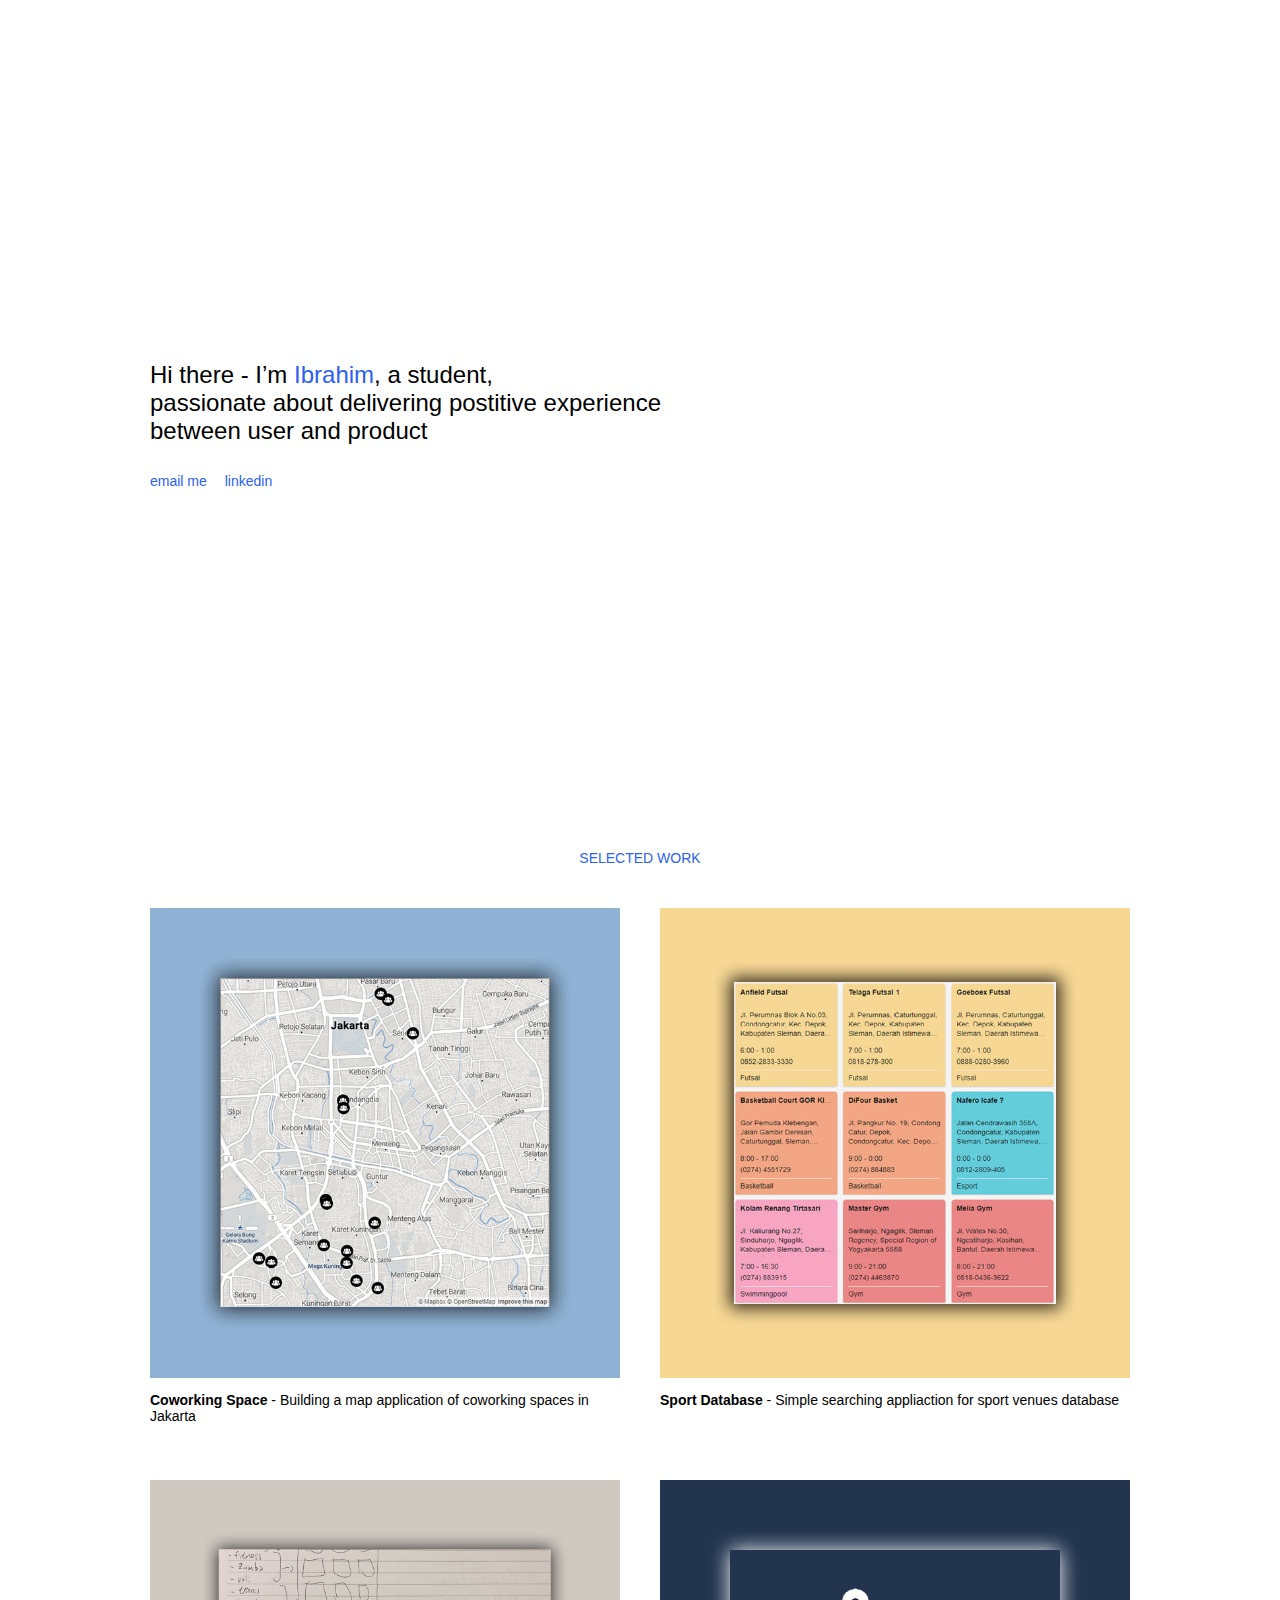
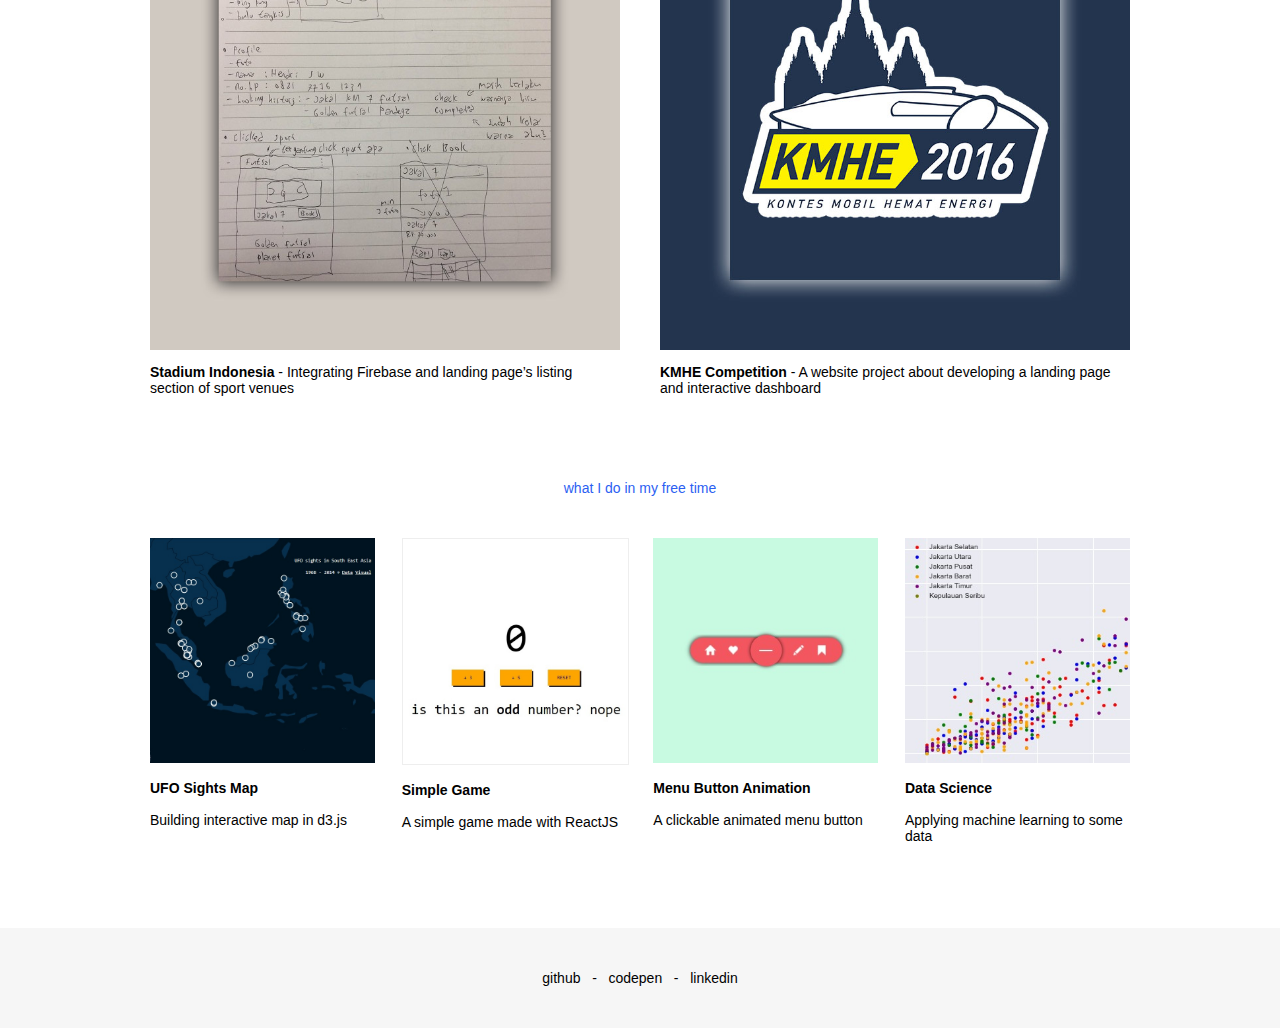
<file: index.html>
<!DOCTYPE html>
<html>
<head>
	<title>Ibrahim</title>
	<meta name="viewport" content="width=device-width, initial-scale=1.0">
	<link rel="apple-touch-icon" sizes="180x180" href="favicon/apple-touch-icon.png">
	<link rel="icon" type="image/png" sizes="32x32" href="favicon/favicon-32x32.png">
	<link rel="icon" type="image/png" sizes="16x16" href="favicon/favicon-16x16.png">
	<link rel="manifest" href="favicon/site.webmanifest">
	<link rel="mask-icon" href="favicon/safari-pinned-tab.svg" color="#5bbad5">
	<meta name="msapplication-TileColor" content="#da532c">
	<meta name="theme-color" content="#ffffff">
	<link rel="stylesheet" type="text/css" href="style/style.css">
</head>
<body>
	<div id="root">
		<div id="container">
			<div id="header">
				<div id="headerText">
					<p>
						Hi there - I’m <span>Ibrahim</span>, a student, <br/> passionate about delivering postitive experience between user and product
					</p>
					<p>
						<a href="mailto:amn.ibrahim3@gmail.com">email me</a>
						<a href="https://www.linkedin.com/in/muhammad-amien-ibrahim-64557438/" target="_blank">linkedin</a>
					</p>
				</div>
			</div>
			<div id="main">
				<p id="mainText">SELECTED WORK</p>
				<div id="mainGallery">
					<div class="rows">
						
						<div class="cells">
							<div>
								<a href="./pages/mapbox.html">
									<img src="img/thumbnail/ux-mapbox.jpg">
								</a>
							</div>
							<p><b>Coworking Space</b> - Building a map application of coworking spaces in Jakarta</p>
						</div>

						<div class="cells">
							<div>
								<a href="./pages/sport.html">
									<img src="img/thumbnail/ux-sport.jpg">
								</a>
							</div>
							<p><b>Sport Database</b> - Simple searching appliaction for sport venues database</p>
						</div>
					</div>
					<div class="rows">
						<div class="cells">
							<div>
								<a href="./pages/stadium.html">
									<img src="img/thumbnail/ux-stadium.jpg">
								</a>
							</div>
							<p><b>Stadium Indonesia</b> - Integrating Firebase and landing page’s listing section of sport venues</p>
						</div>
						<div class="cells">
							<div>
								<a href="./pages/kmhe.html">
									<img src="img/thumbnail/ux-kmhe.jpg">
								</a>
							</div>
							<p><b>KMHE Competition</b> - A website project about developing a landing page and interactive dashboard</p>
						</div>
					</div>
				</div>
				<p id="mainTextAddition">what I do in my free time</p>
				<div id="mainGalleryAddition">
					<div class="rows">
						<div class="cells">
							<a href="https://codepen.io/baem/pen/qKgRpo" target="_blank">
								<img src="img/thumbnail/ux-ufo.jpg">
							</a>
							<p><b>UFO Sights Map</b> <br><br> Building interactive map in d3.js</p>
						</div>
						<div class="cells">
							<a href="https://codepen.io/baem/pen/VNKKyY" target="_blank">
								<img src="img/thumbnail/ux-reactgame.jpg" id="bordered">
							</a>
							<p><b>Simple Game</b> <br><br> A simple game made with ReactJS</p>
						</div>
						<div class="cells">
							<a href="https://codepen.io/baem/pen/pRRopo" target="_blank">
								<img src="img/thumbnail/ux-animated.jpg">
							</a>
							<p><b>Menu Button Animation</b> <br><br> A clickable animated menu button</p>
						</div>
						<div class="cells">
							<a href="https://github.com/amnibrahim/Machine-Learning" target="_blank">
								<img src="img/thumbnail/ux-ds.jpg">
							</a>
							<p><b>Data Science</b> <br><br> Applying machine learning to some data</p>
						</div>
					</div>
				</div>
			</div>
		</div>
	</div>
	<div id="footer">
		<p>
			<a href="https://github.com/amnibrahim" target="_blank">github</a>
			&nbsp; - &nbsp;
			<a href="http://codepen.io/baem/" target="_blank">codepen</a>
			&nbsp; - &nbsp;
			<a href="https://www.linkedin.com/in/muhammad-amien-ibrahim-64557438/" target="_blank">linkedin</a>
		</p>
	</div>
</body>
</html>
</file>
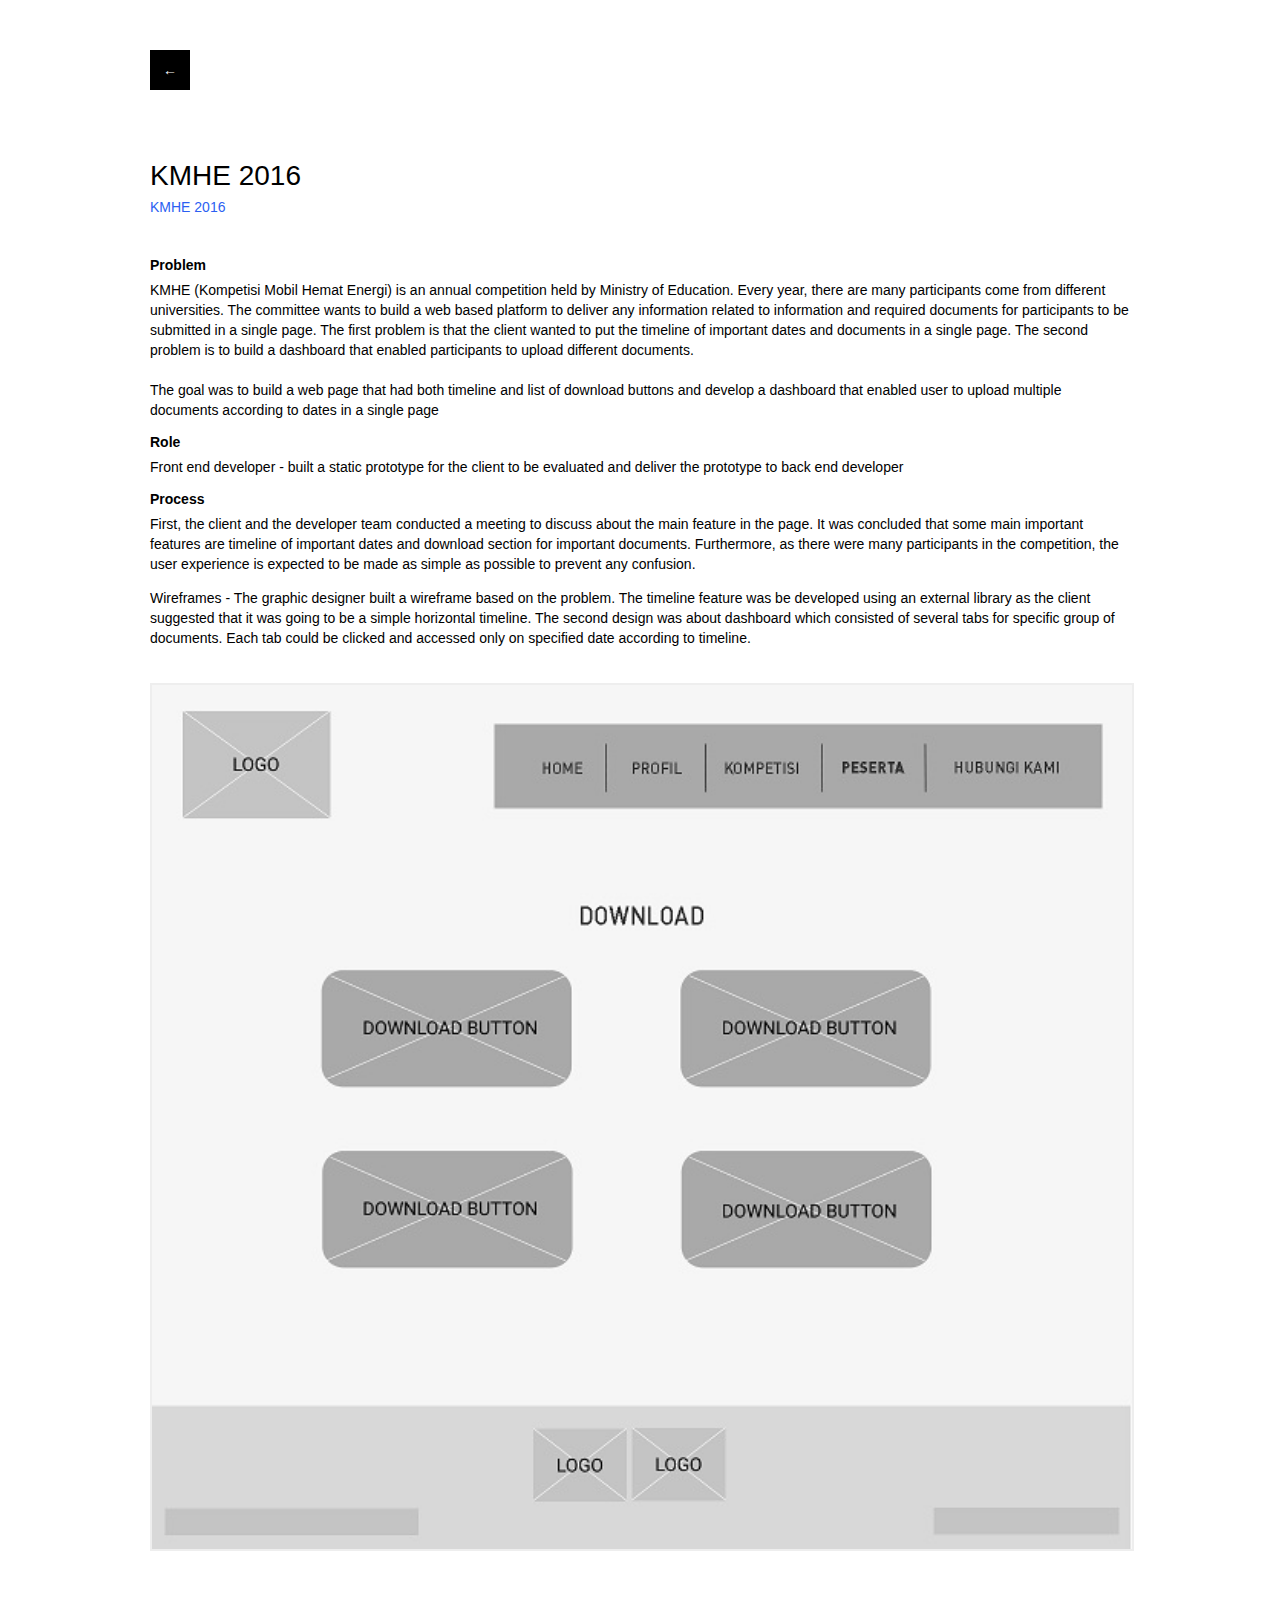
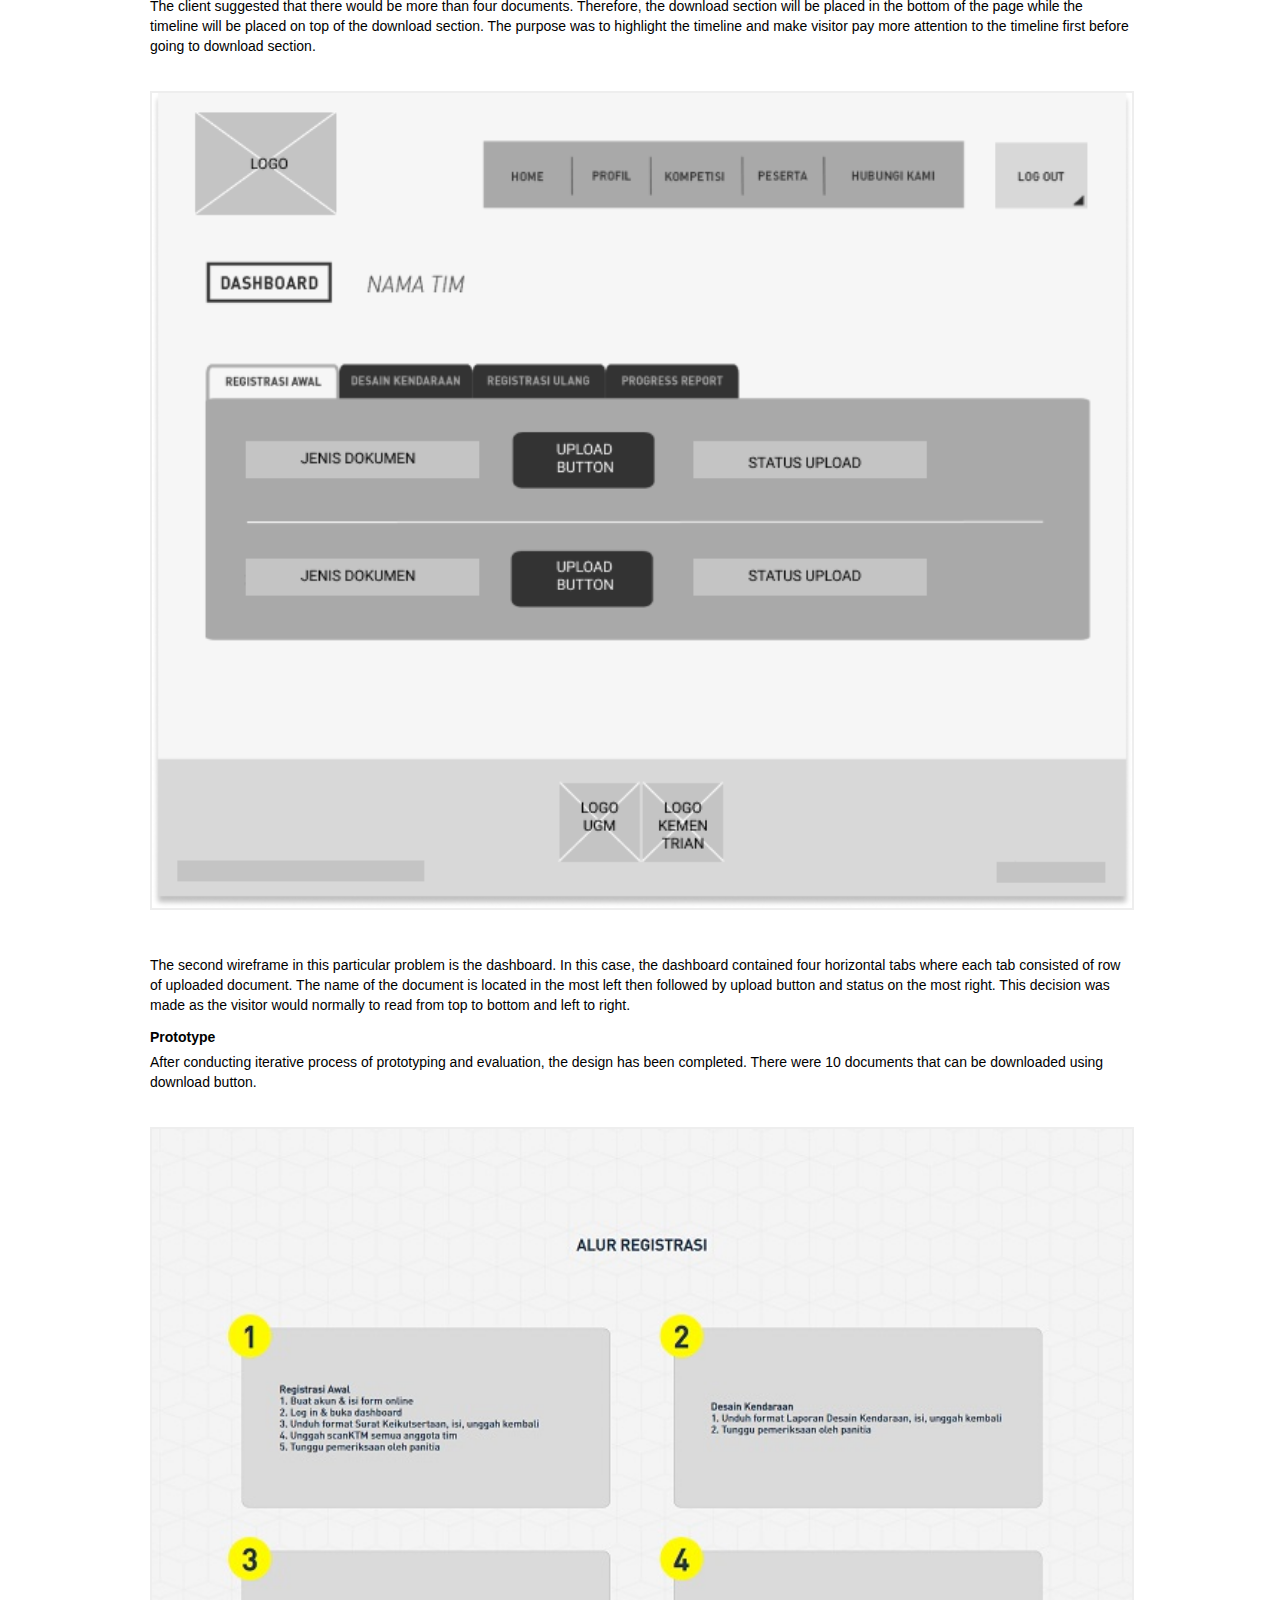
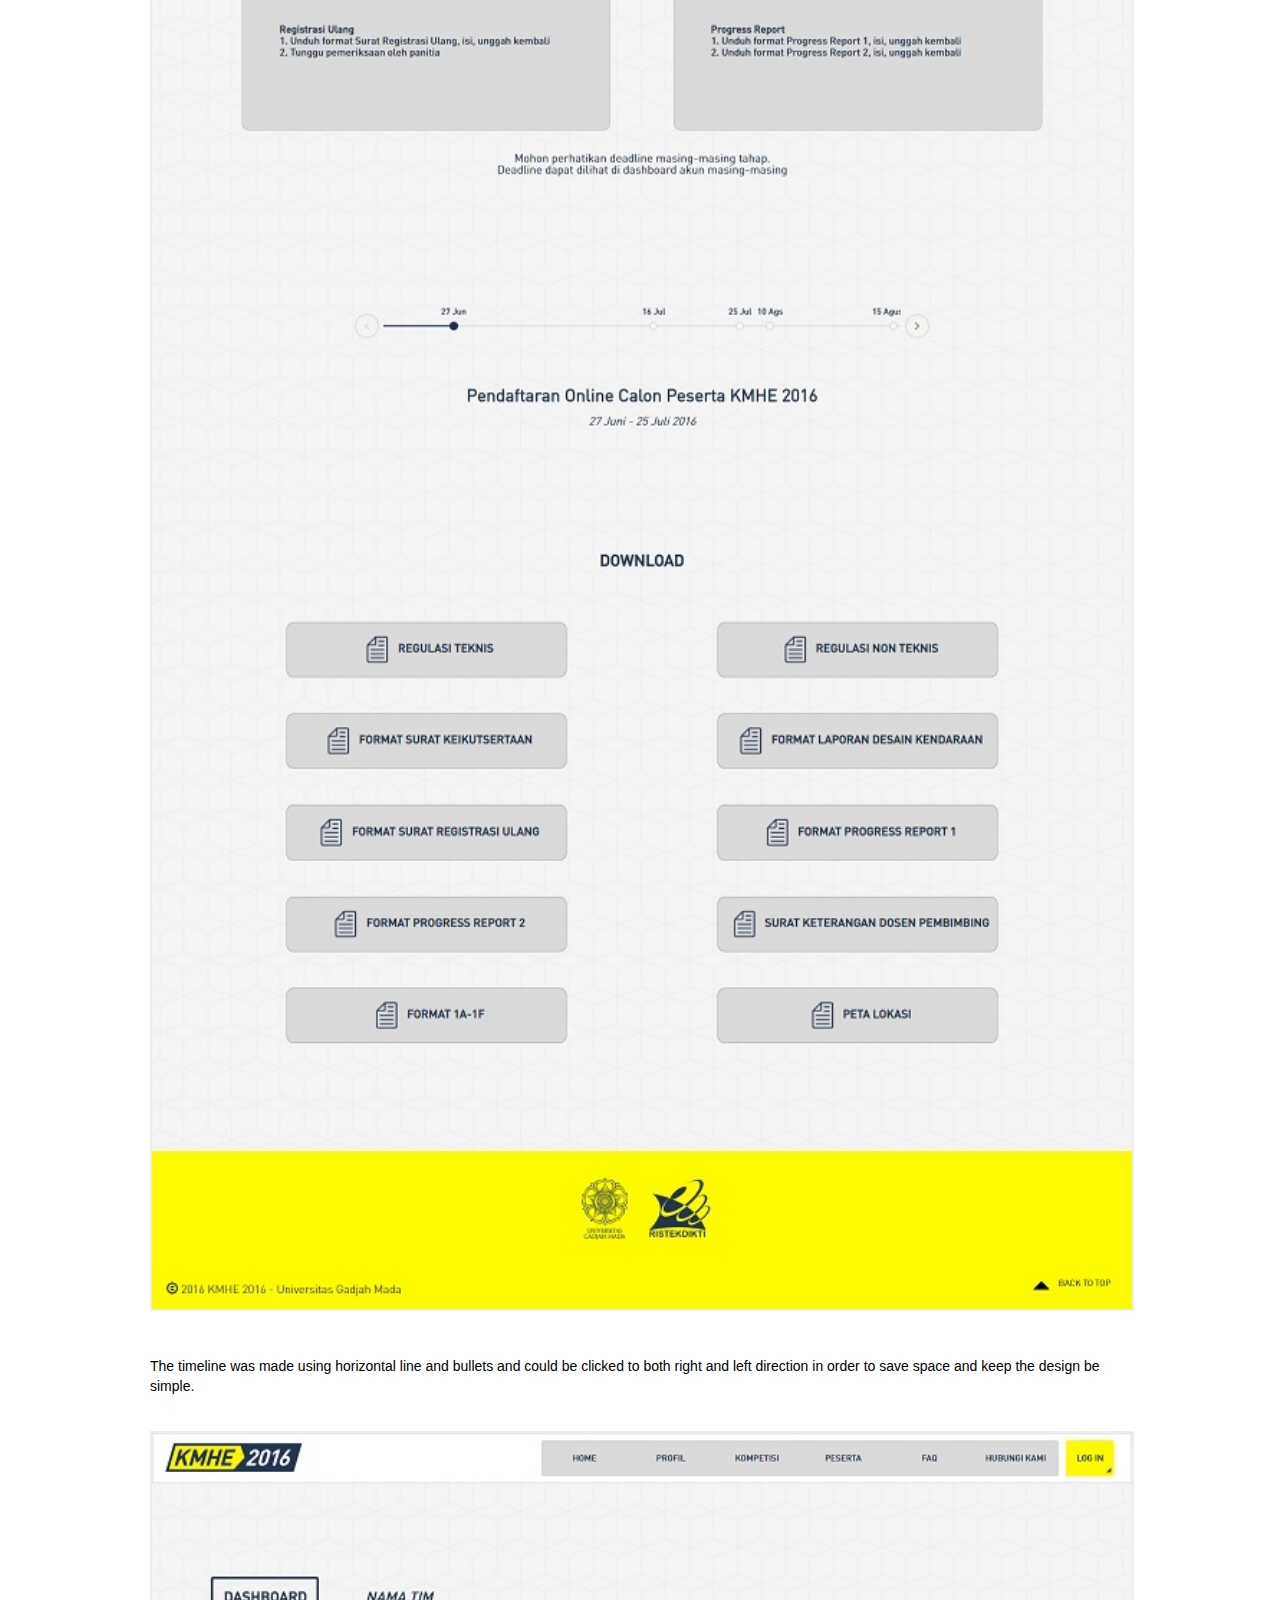
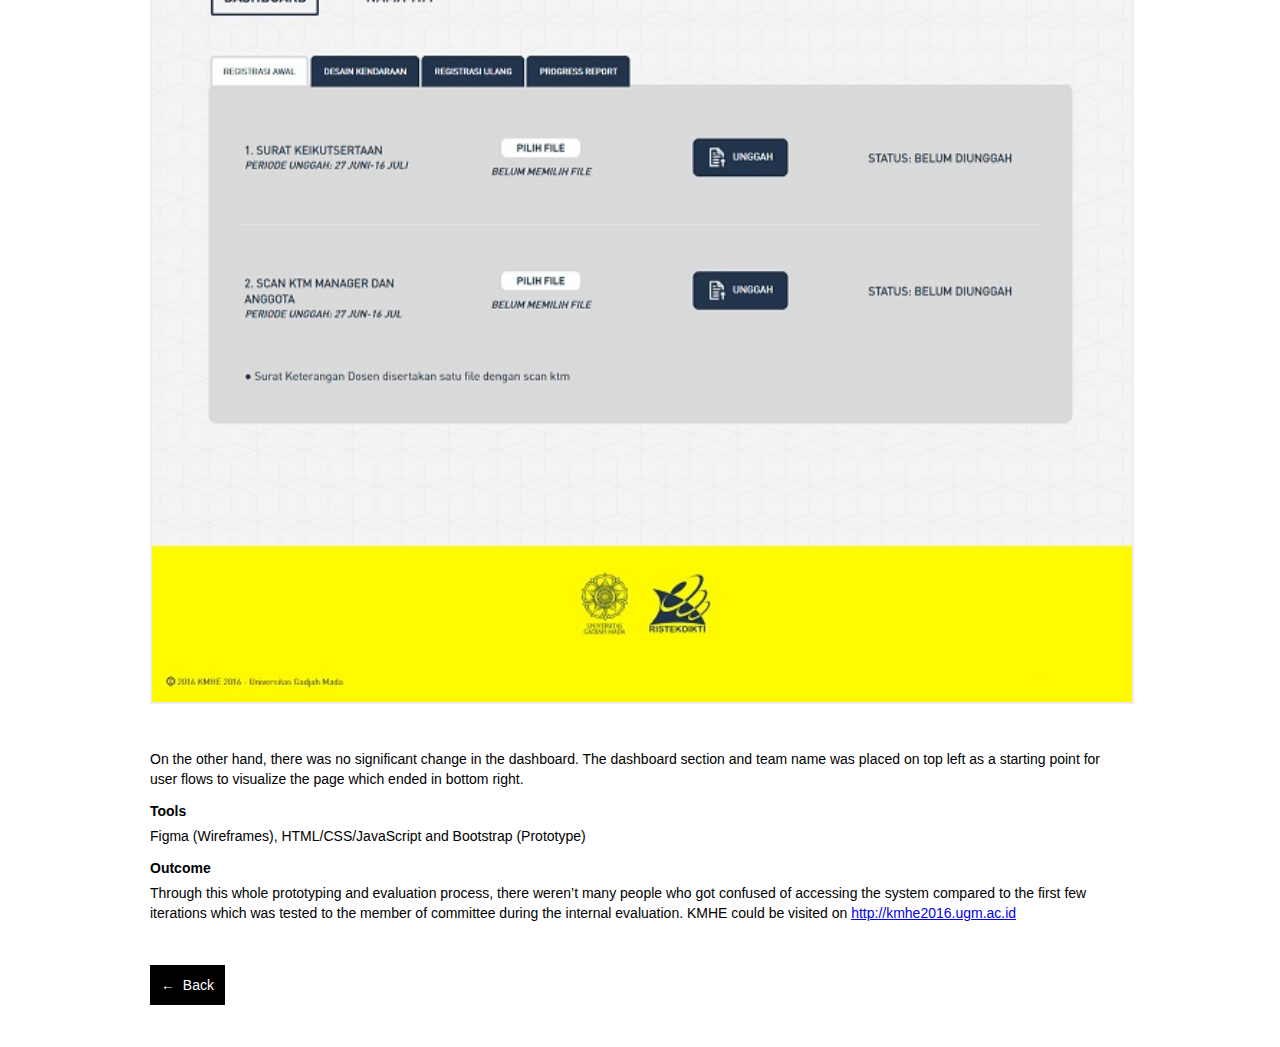
<file: pages/kmhe.html>
<!DOCTYPE html>
<html>
<head>
	<title>Ibrahim</title>
	<meta name="viewport" content="width=device-width, initial-scale=1.0">
	<meta name="viewport" content="width=device-width, initial-scale=1.0">
	<link rel="apple-touch-icon" sizes="180x180" href="favicon/apple-touch-icon.png">
	<link rel="icon" type="image/png" sizes="32x32" href="../favicon/favicon-32x32.png">
	<link rel="icon" type="image/png" sizes="16x16" href="../favicon/favicon-16x16.png">
	<link rel="manifest" href="../favicon/site.webmanifest">
	<link rel="mask-icon" href="../favicon/safari-pinned-tab.svg" color="#5bbad5">
	<meta name="msapplication-TileColor" content="#da532c">
	<meta name="theme-color" content="#ffffff">
	<link rel="stylesheet" type="text/css" href="../style/blog.css">
</head>
<body>
	<div id="root">
		<div id="container">
			<div class="homeButton">
				<a href="../index.html">
					<div>&#8592;</div>
				</a>
			</div>
			<p id="titleBlog">KMHE 2016</p>
			<p id="titleBlogChild"><a href="http://kmhe2016.ugm.ac.id" target="blank_">KMHE 2016</a></p>
			<p class="heading">Problem</p>
			<p class="subtext">KMHE (Kompetisi Mobil Hemat Energi) is an annual competition held by Ministry of Education. Every year, there are many participants come from different universities. The committee wants to build a web based platform to deliver any information related to information and required documents for participants to be submitted in a single page. The first problem is that the client wanted to put the timeline of important dates and documents in a single page. The second problem is to build a dashboard that enabled participants to upload different documents. <br><br>The goal was to build a web page that had both timeline and list of download buttons and develop a dashboard that enabled user to upload multiple documents according to dates in a single page</p>
			<p class="heading">Role</p>
			<p class="subtext">Front end developer - built a static prototype for the client to be evaluated and deliver the prototype to back end developer</p>
			<p class="heading">Process</p>
			<p class="subtext">First, the client and the developer team conducted a meeting to discuss about the main feature in the page. It was concluded that some main important features are timeline of important dates and download section for important documents. Furthermore, as there were many participants in the competition, the user experience is expected to be made as simple as possible to prevent any confusion.</p>
			<p class="subtext">Wireframes - The graphic designer built a wireframe based on the problem. The timeline feature was be developed using an external library as the client suggested that it was going to be a simple horizontal timeline. The second design was about dashboard which consisted of several tabs for specific group of documents. Each tab could be clicked and accessed only on specified date according to timeline.</p>
			<div class="imageText">
				<img src="../img/content/kmhe/peserta.jpg">
			</div>
			<p class="subtext">The client suggested that there would be more than four documents. Therefore, the download section will be placed in the bottom of the page while the timeline will be placed on top of the download section. The purpose was to highlight the timeline and make visitor pay more attention to the timeline first before going to download section.</p>
			<div class="imageText">
				<img src="../img/content/kmhe/dashboard_wireframe.png">
			</div>
			<p class="subtext">The second wireframe in this particular problem is the dashboard. In this case, the dashboard contained four horizontal tabs where each tab consisted of row of uploaded document. The name of the document is located in the most left then followed by upload button and status on the most right. This decision was made as the visitor would normally to read from top to bottom and left to right.</p>
			<p class="heading">Prototype</p>
			<p class="subtext">After conducting iterative process of prototyping and evaluation, the design has been completed. There were 10 documents that can be downloaded using download button.</p>
			<div class="imageText">
				<img src="../img/content/kmhe/flow.jpg">
			</div>
			<p class="subtext">The timeline was made using horizontal line and bullets and could be clicked to both right and left direction in order to save space and keep the design be simple.</p>
			<div class="imageText">
				<img src="../img/content/kmhe/dashboard.jpg">
			</div>
			<p class="subtext">On the other hand, there was no significant change in the dashboard. The dashboard section and team name was placed on top left as a starting point for user flows to visualize the page which ended in bottom right.</p>
			<p class="heading">Tools</p>
			<p class="subtext">Figma (Wireframes), HTML/CSS/JavaScript and Bootstrap (Prototype)</p>
			<p class="heading">Outcome</p>
			<p class="subtext">Through this whole prototyping and evaluation process, there weren’t many people who got confused of accessing the system compared to the first few iterations which was tested to the member of committee during the internal evaluation. KMHE could be visited on <a href="http://kmhe2016.ugm.ac.id" target="blank_">http://kmhe2016.ugm.ac.id</a></p>
			<div class="nextButton" style="justify-content: flex-start;">
				<a href="../pages/sport.html">
					<div>
						<p>&#8592;&nbsp; Back</p>
					</div>
				</a>
			</div>
		</div>
	</div>
</body>
</html>
</file>
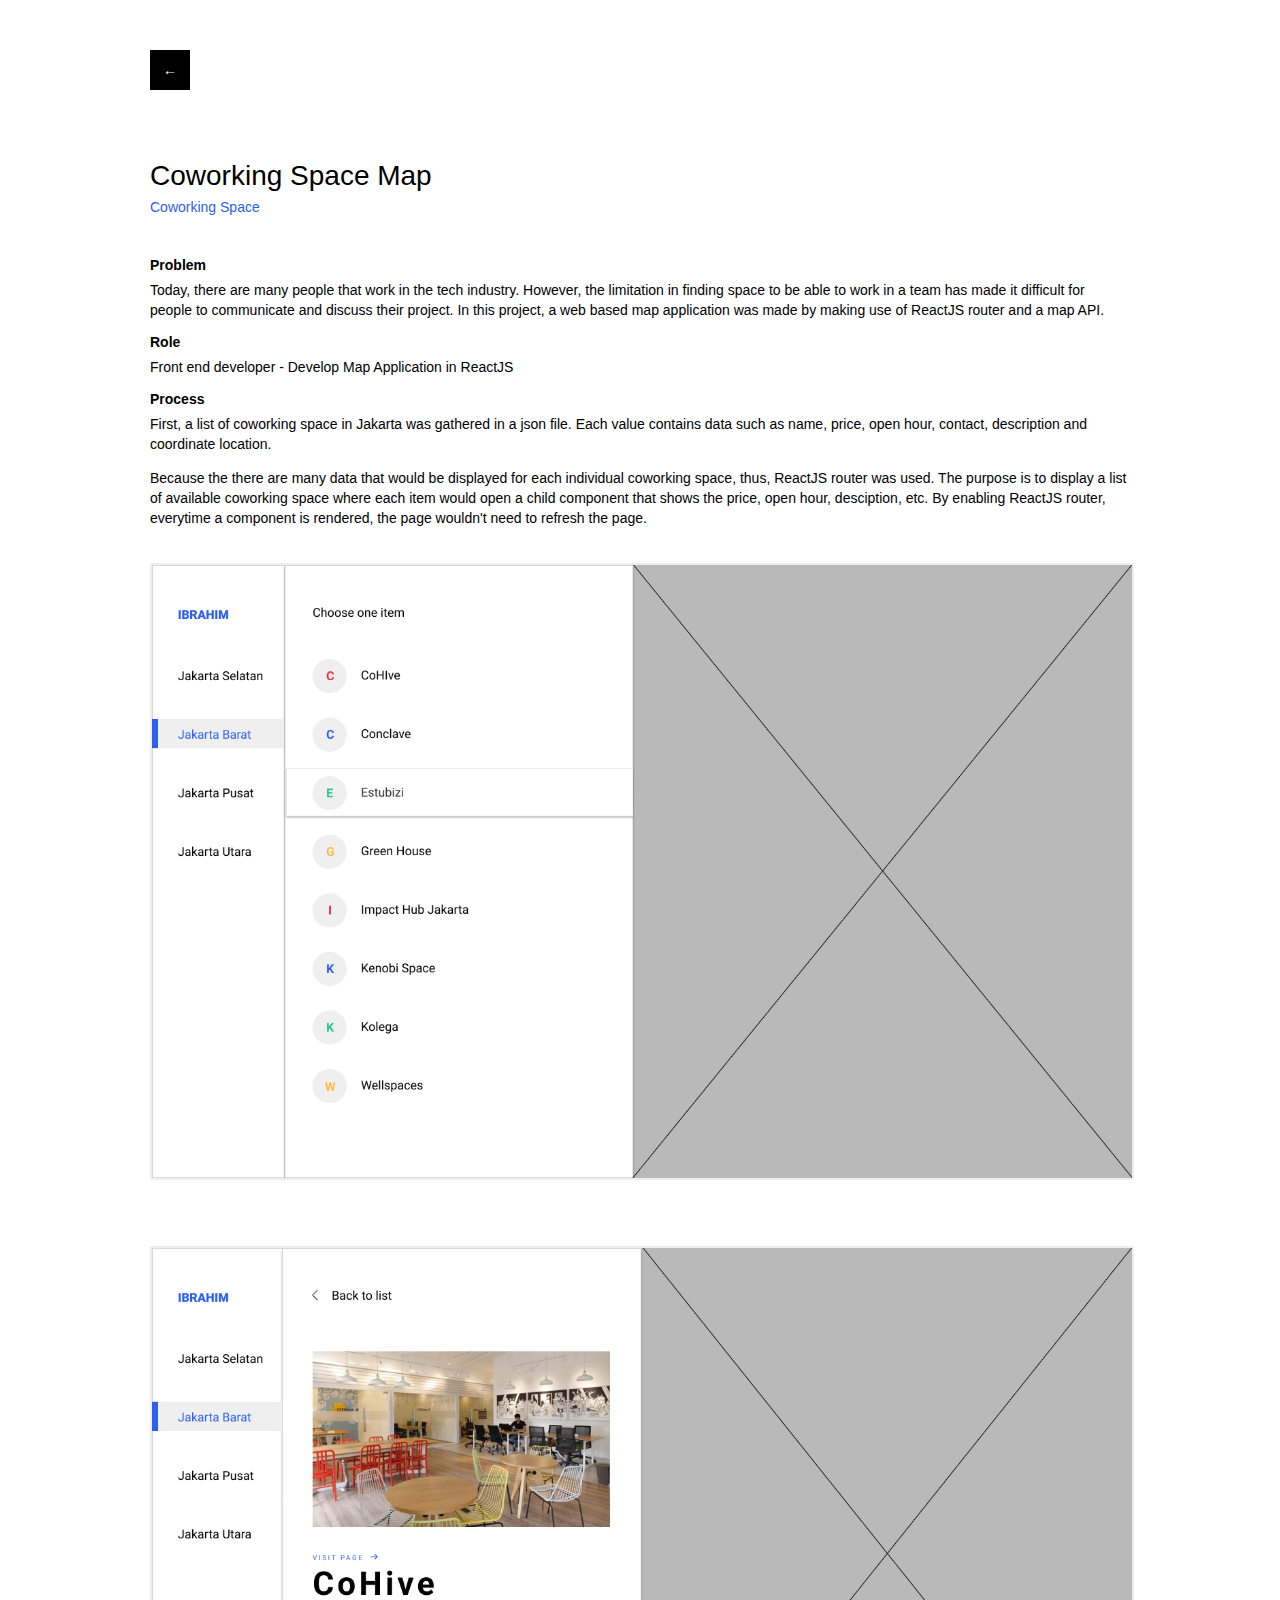
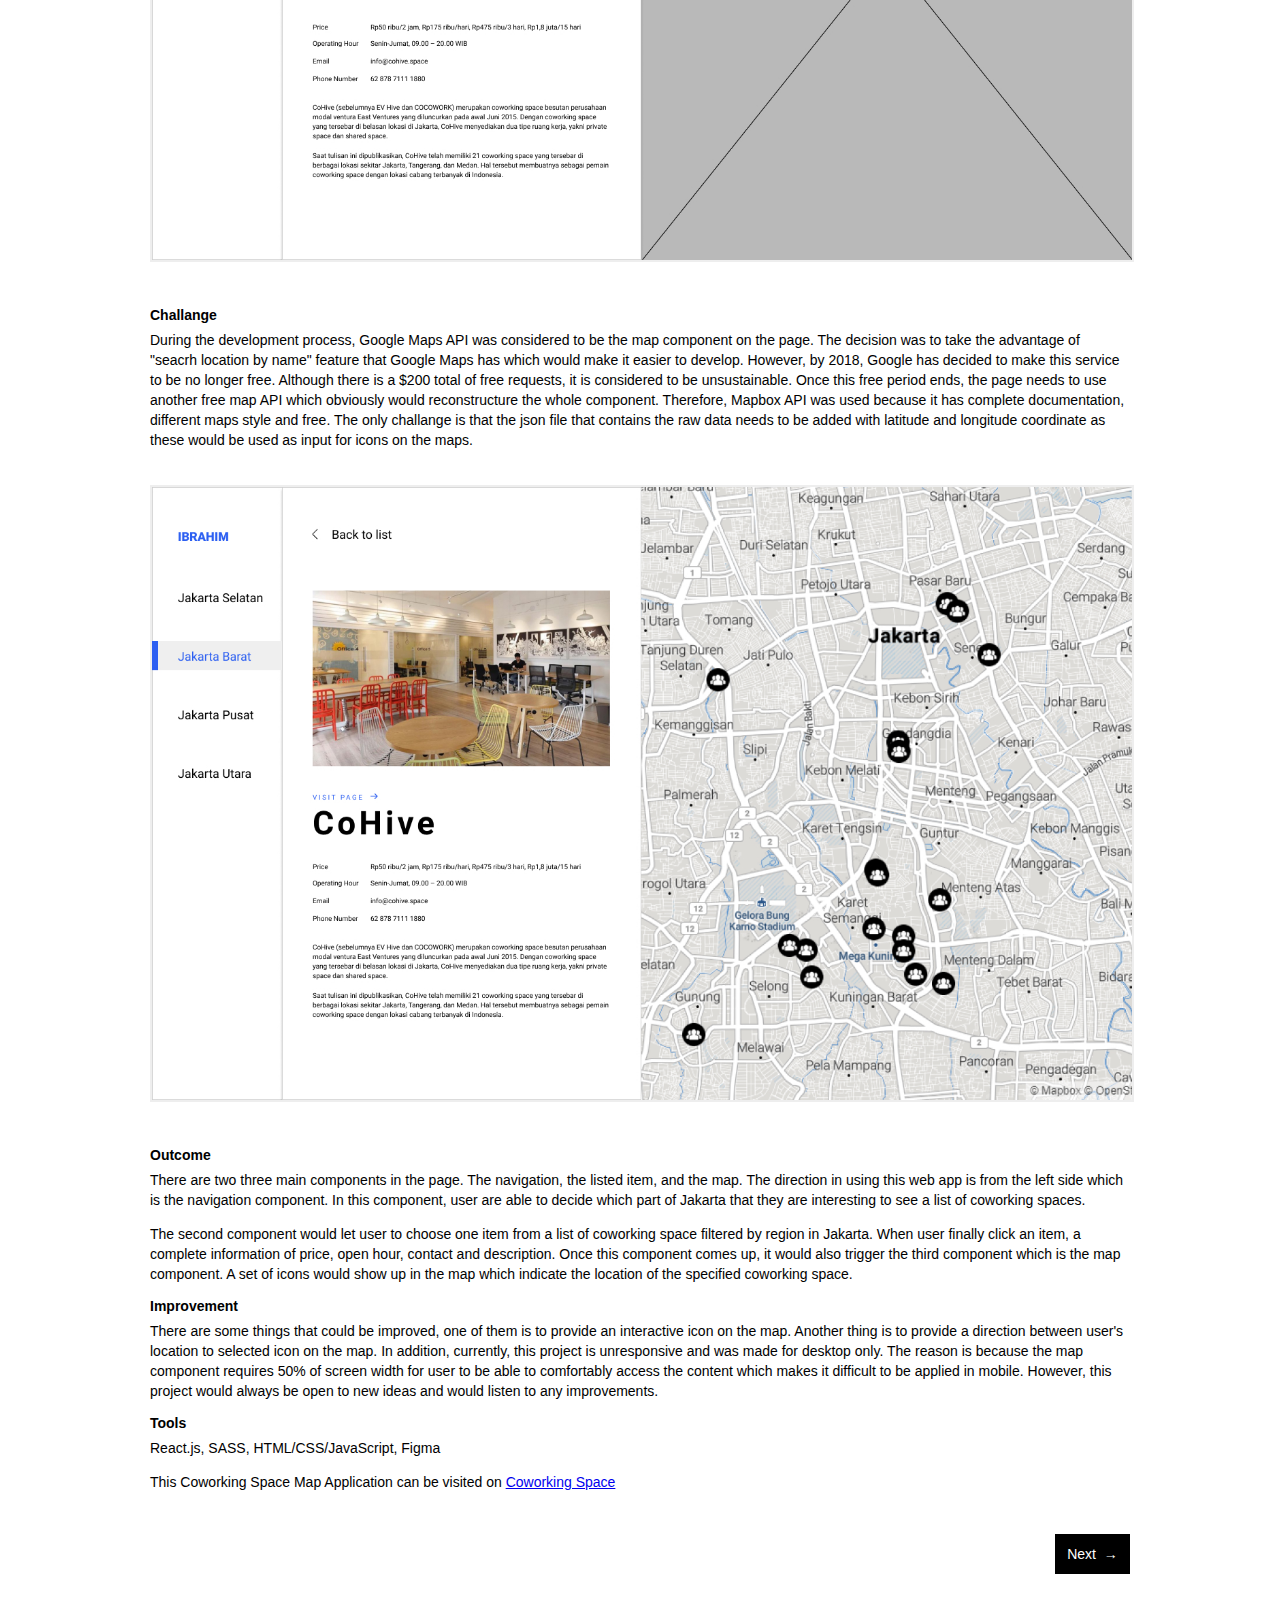
<file: pages/mapbox.html>
<!DOCTYPE html>
<html>
<head>
	<title>Ibrahim</title>
	<meta name="viewport" content="width=device-width, initial-scale=1.0">
	<meta name="viewport" content="width=device-width, initial-scale=1.0">
	<link rel="apple-touch-icon" sizes="180x180" href="favicon/apple-touch-icon.png">
	<link rel="icon" type="image/png" sizes="32x32" href="../favicon/favicon-32x32.png">
	<link rel="icon" type="image/png" sizes="16x16" href="../favicon/favicon-16x16.png">
	<link rel="manifest" href="../favicon/site.webmanifest">
	<link rel="mask-icon" href="../favicon/safari-pinned-tab.svg" color="#5bbad5">
	<meta name="msapplication-TileColor" content="#da532c">
	<meta name="theme-color" content="#ffffff">
	<link rel="stylesheet" type="text/css" href="../style/blog.css">
</head>
<body>
	<div id="root">
		<div id="container">
			<div class="homeButton">
				<a href="../index.html">
					<div>&#8592;</div>
				</a>
			</div>
			<p id="titleBlog">Coworking Space Map</p>
			<p id="titleBlogChild"><a href="https://youthful-lewin-aecfd4.netlify.com/" target="blank_">Coworking Space</a></p>
			<p class="heading">Problem</p>
			<p class="subtext">Today, there are many people that work in the tech industry. However, the limitation in finding space to be able to work in a team has made it difficult for people to communicate and discuss their project. In this project, a web based map application was made by making use of ReactJS router and a map API.</p>
			<p class="heading">Role</p>
			<p class="subtext">Front end developer - Develop Map Application in ReactJS</p>
			<p class="heading">Process</p>
			<p class="subtext">First, a list of coworking space in Jakarta was gathered in a json file. Each value contains data such as name, price, open hour, contact, description and coordinate location.</p>
			<p class="subtext">Because the there are many data that would be displayed for each individual coworking space, thus, ReactJS router was used. The purpose is to display a list of available coworking space where each item would open a child component that shows the price, open hour, desciption, etc. By enabling ReactJS router, everytime a component is rendered, the page wouldn't need to refresh the page.</p>
			<div class="imageText">
				<img src="../img/content/mapbox/cospace2.jpg">
			</div>
			<div class="imageText">
				<img src="../img/content/mapbox/cospace3.jpg">
			</div>
			<p class="heading">Challange</p>
			<p class="subtext">During the development process, Google Maps API was considered to be the map component on the page. The decision was to take the advantage of "seacrh location by name" feature that Google Maps has which would make it easier to develop. However, by 2018, Google has decided to make this service to be no longer free. Although there is a $200 total of free requests, it is considered to be unsustainable. Once this free period ends, the page needs to use another free map API which obviously would reconstructure the whole component. Therefore, Mapbox API was used because it has complete documentation, different maps style and free. The only challange is that the json file that contains the raw data needs to be added with latitude and longitude coordinate as these would be used as input for icons on the maps.</p>
			<div class="imageText">
				<img src="../img/content/mapbox/cospace4.jpg">
			</div>
			<p class="heading">Outcome</p>
			<p class="subtext">There are two three main components in the page. The navigation, the listed item, and the map. The direction in using this web app is from the left side which is the navigation component. In this component, user are able to decide which part of Jakarta that they are interesting to see a list of coworking spaces.</p>
			<p class="subtext">The second component would let user to choose one item from a list of coworking space filtered by region in Jakarta. When user finally click an item, a complete information of price, open hour, contact and description. Once this component comes up, it would also trigger the third component which is the map component. A set of icons would show up in the map which indicate the location of the specified coworking space.</p>
			<p class="heading">Improvement</p>
			<p class="subtext">There are some things that could be improved, one of them is to provide an interactive icon on the map. Another thing is to provide a direction between user's location to selected icon on the map. In addition, currently, this project is unresponsive and was made for desktop only. The reason is because the map component requires 50% of screen width for user to be able to comfortably access the content which makes it difficult to be applied in mobile. However, this project would always be open to new ideas and would listen to any improvements.</p>
			<p class="heading">Tools</p>
			<p class="subtext">React.js, SASS, HTML/CSS/JavaScript, Figma</p>			
			<p class="subtext">This Coworking Space Map Application can be visited on <a href="https://youthful-lewin-aecfd4.netlify.com/" target="blank_">Coworking Space</a></p>
			<div class="nextButton" style="justify-content: flex-end;">
				<a href="../pages/sport.html">
					<div>
						<p>Next &nbsp;&#8594;</p>
					</div>
				</a>
			</div>
		</div>
	</div>
</body>
</html>
</file>
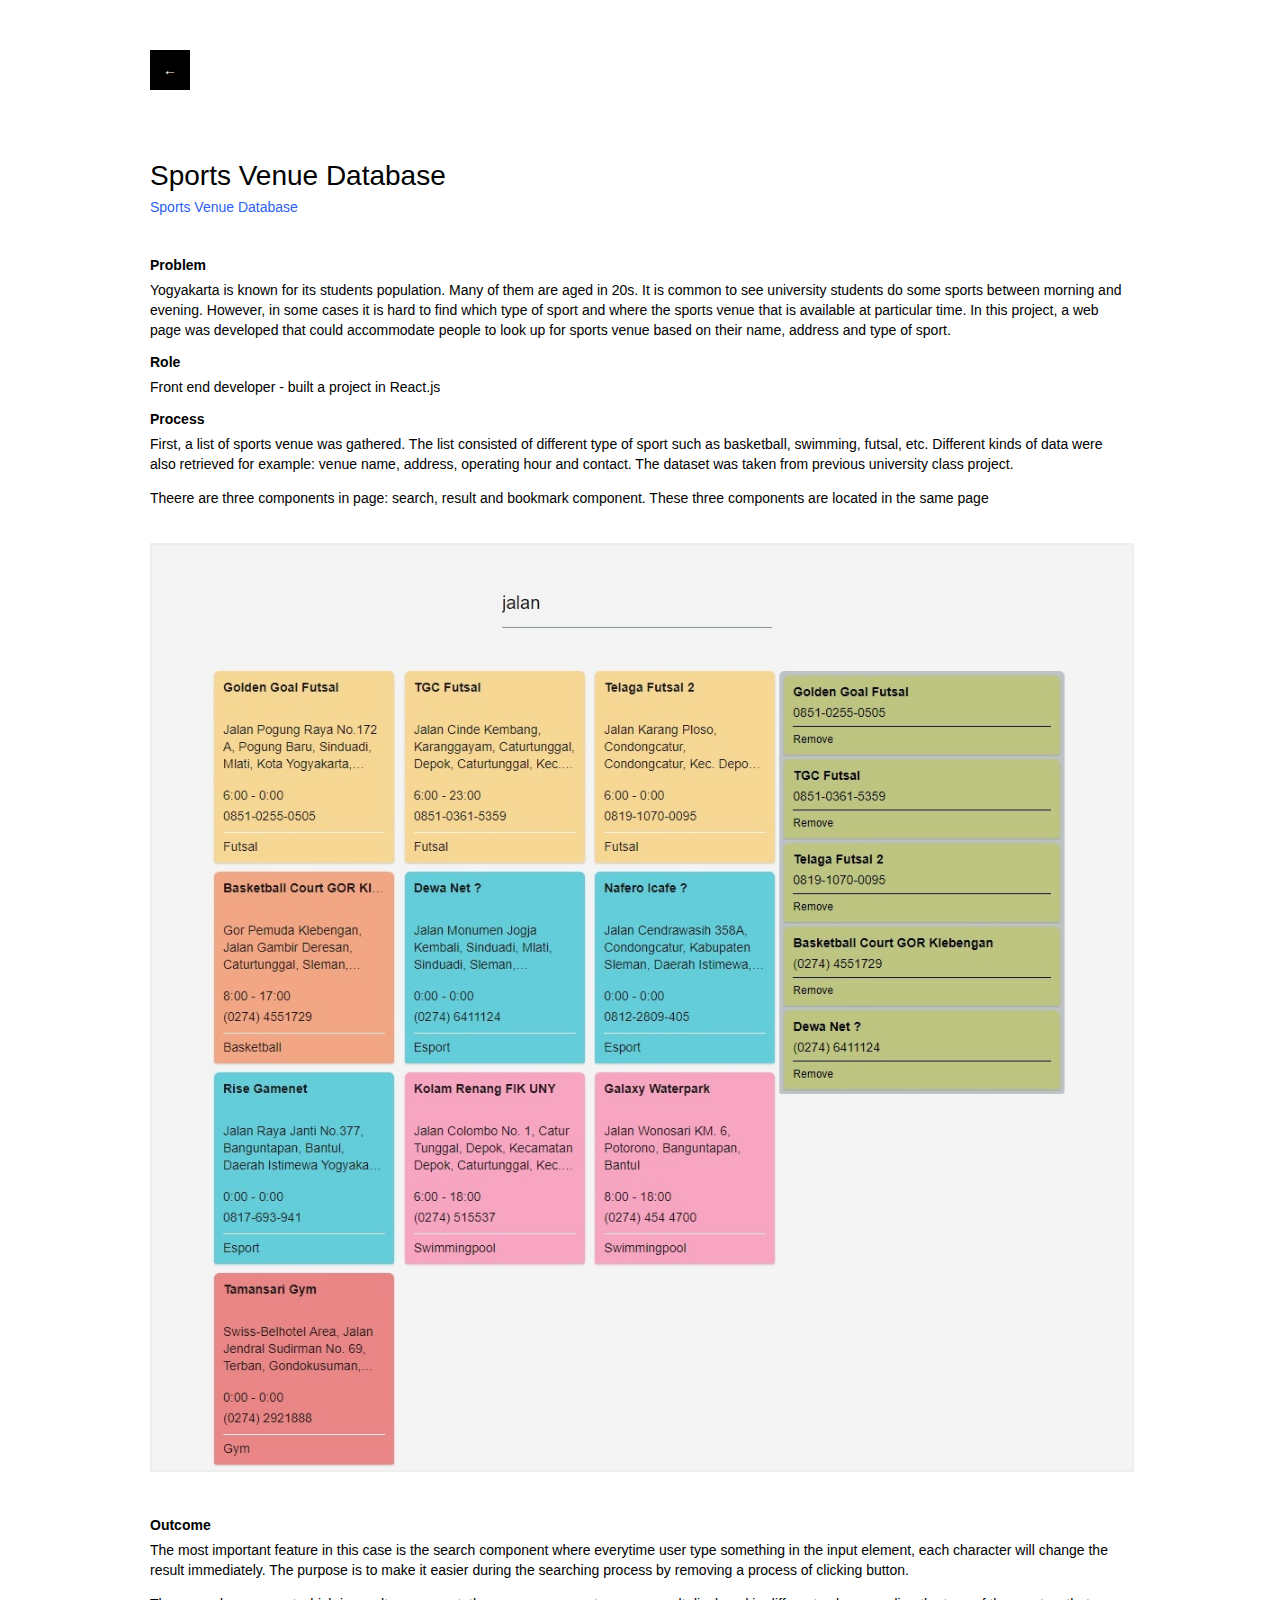
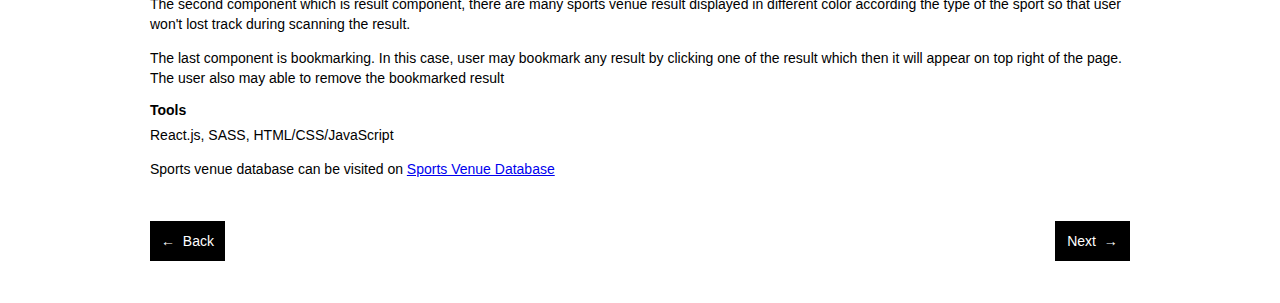
<file: pages/sport.html>
<!DOCTYPE html>
<html>
<head>
	<title>Ibrahim</title>
	<meta name="viewport" content="width=device-width, initial-scale=1.0">
	<meta name="viewport" content="width=device-width, initial-scale=1.0">
	<link rel="apple-touch-icon" sizes="180x180" href="favicon/apple-touch-icon.png">
	<link rel="icon" type="image/png" sizes="32x32" href="../favicon/favicon-32x32.png">
	<link rel="icon" type="image/png" sizes="16x16" href="../favicon/favicon-16x16.png">
	<link rel="manifest" href="../favicon/site.webmanifest">
	<link rel="mask-icon" href="../favicon/safari-pinned-tab.svg" color="#5bbad5">
	<meta name="msapplication-TileColor" content="#da532c">
	<meta name="theme-color" content="#ffffff">
	<link rel="stylesheet" type="text/css" href="../style/blog.css">
</head>
<body>
	<div id="root">
		<div id="container">
			<div class="homeButton">
				<a href="../index.html">
					<div>&#8592;</div>
				</a>
			</div>
			<p id="titleBlog">Sports Venue Database</p>
			<p id="titleBlogChild"><a href="https://elastic-wiles-68621d.netlify.com/" target="blank_">Sports Venue Database</a></p>
			<p class="heading">Problem</p>
			<p class="subtext">Yogyakarta is known for its students population. Many of them are aged in 20s. It is common to see university students do some sports between morning and evening. However, in some cases it is hard to find which type of sport and where the sports venue that is available at particular time. In this project, a web page was developed that could accommodate people to look up for sports venue based on their name, address and type of sport.</p>
			<p class="heading">Role</p>
			<p class="subtext">Front end developer - built a project in React.js</p>
			<p class="heading">Process</p>
			<p class="subtext">First, a list of sports venue was gathered. The list consisted of different type of sport such as basketball, swimming, futsal, etc. Different kinds of data were also retrieved for example: venue name, address, operating hour and contact. The dataset was taken from previous university class project.</p>
			<p class="subtext">Theere are three components in page: search, result and bookmark component. These three components are located in the same page</p>
			<div class="imageText">
				<img src="../img/content/sport/sportVenues.jpg">
			</div>
			<p class="heading">Outcome</p>
			<p class="subtext">The most important feature in this case is the search component where everytime user type something in the input element, each character will change the result immediately. The purpose is to make it easier during the searching process by removing a process of clicking button.</p>
			<p class="subtext">The second component which is result component, there are many sports venue result displayed in different color according the type of the sport so that user won't lost track during scanning the result.</p>
			<p class="subtext">The last component is bookmarking. In this case, user may bookmark any result by clicking one of the result which then it will appear on top right of the page. The user also may able to remove the bookmarked result</p>
			<p class="heading">Tools</p>
			<p class="subtext">React.js, SASS, HTML/CSS/JavaScript</p>
			
			<p class="subtext">Sports venue database can be visited on <a href="https://elastic-wiles-68621d.netlify.com/" target="blank_">Sports Venue Database</a></p>
			<div class="nextButton">
				<a href="../pages/mapbox.html">
					<div>
						<p>&#8592;&nbsp; Back</p>
					</div>
				</a>
				<a href="../pages/stadium.html">
					<div>
						<p>Next &nbsp;&#8594;</p>
					</div>
				</a>
			</div>
		</div>
	</div>
</body>
</html>
</file>
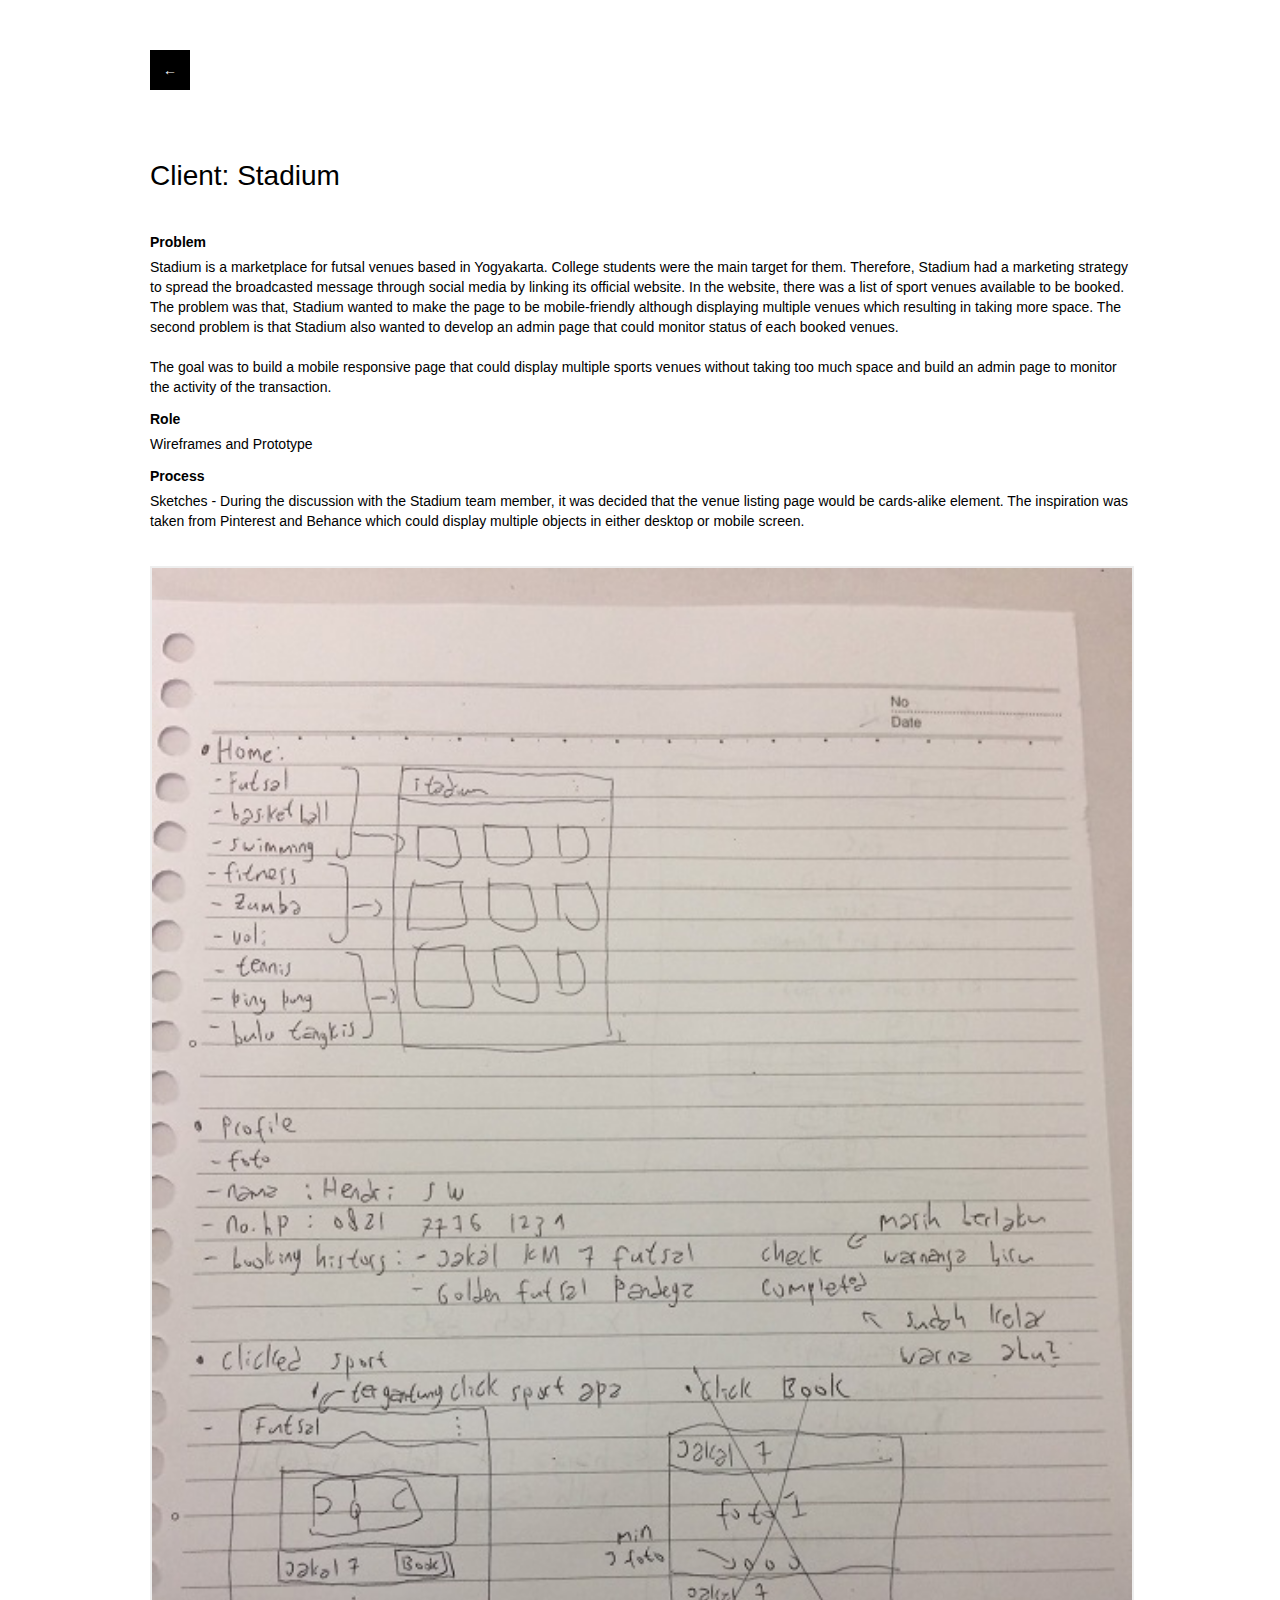
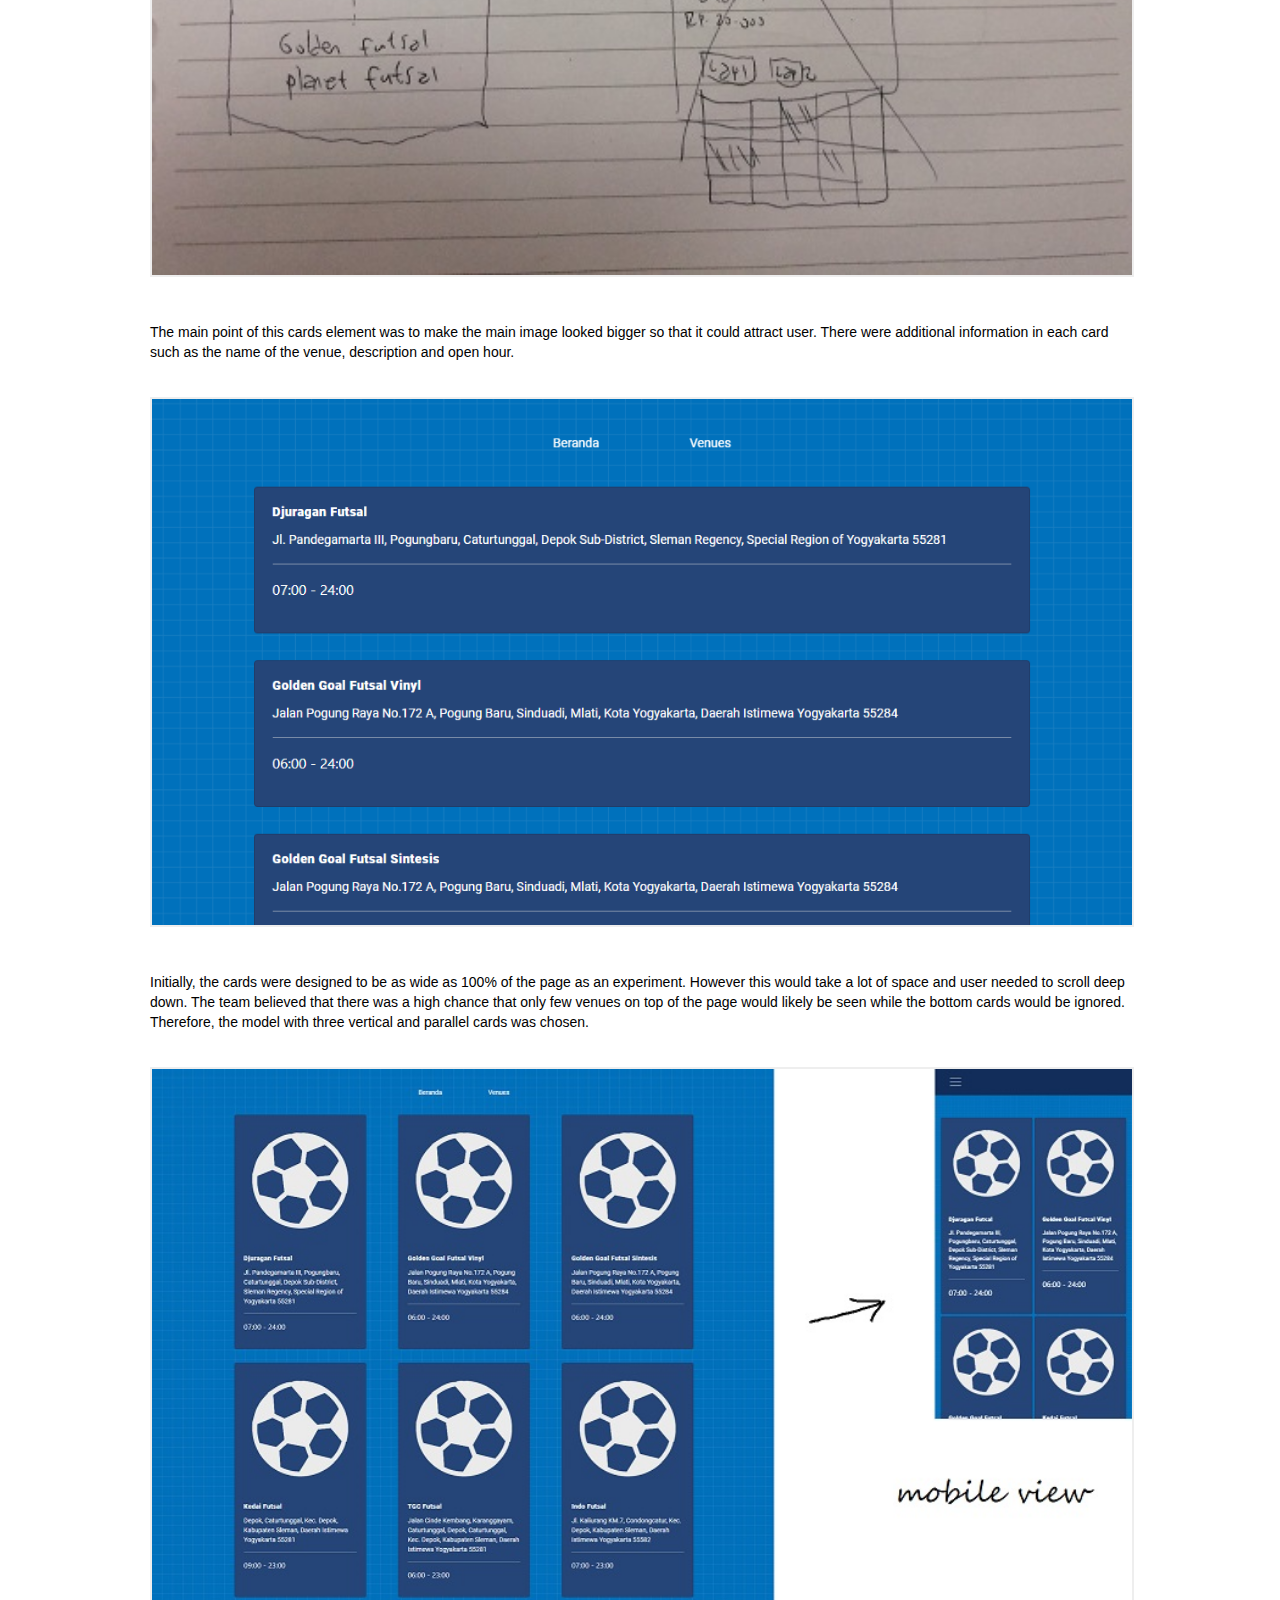
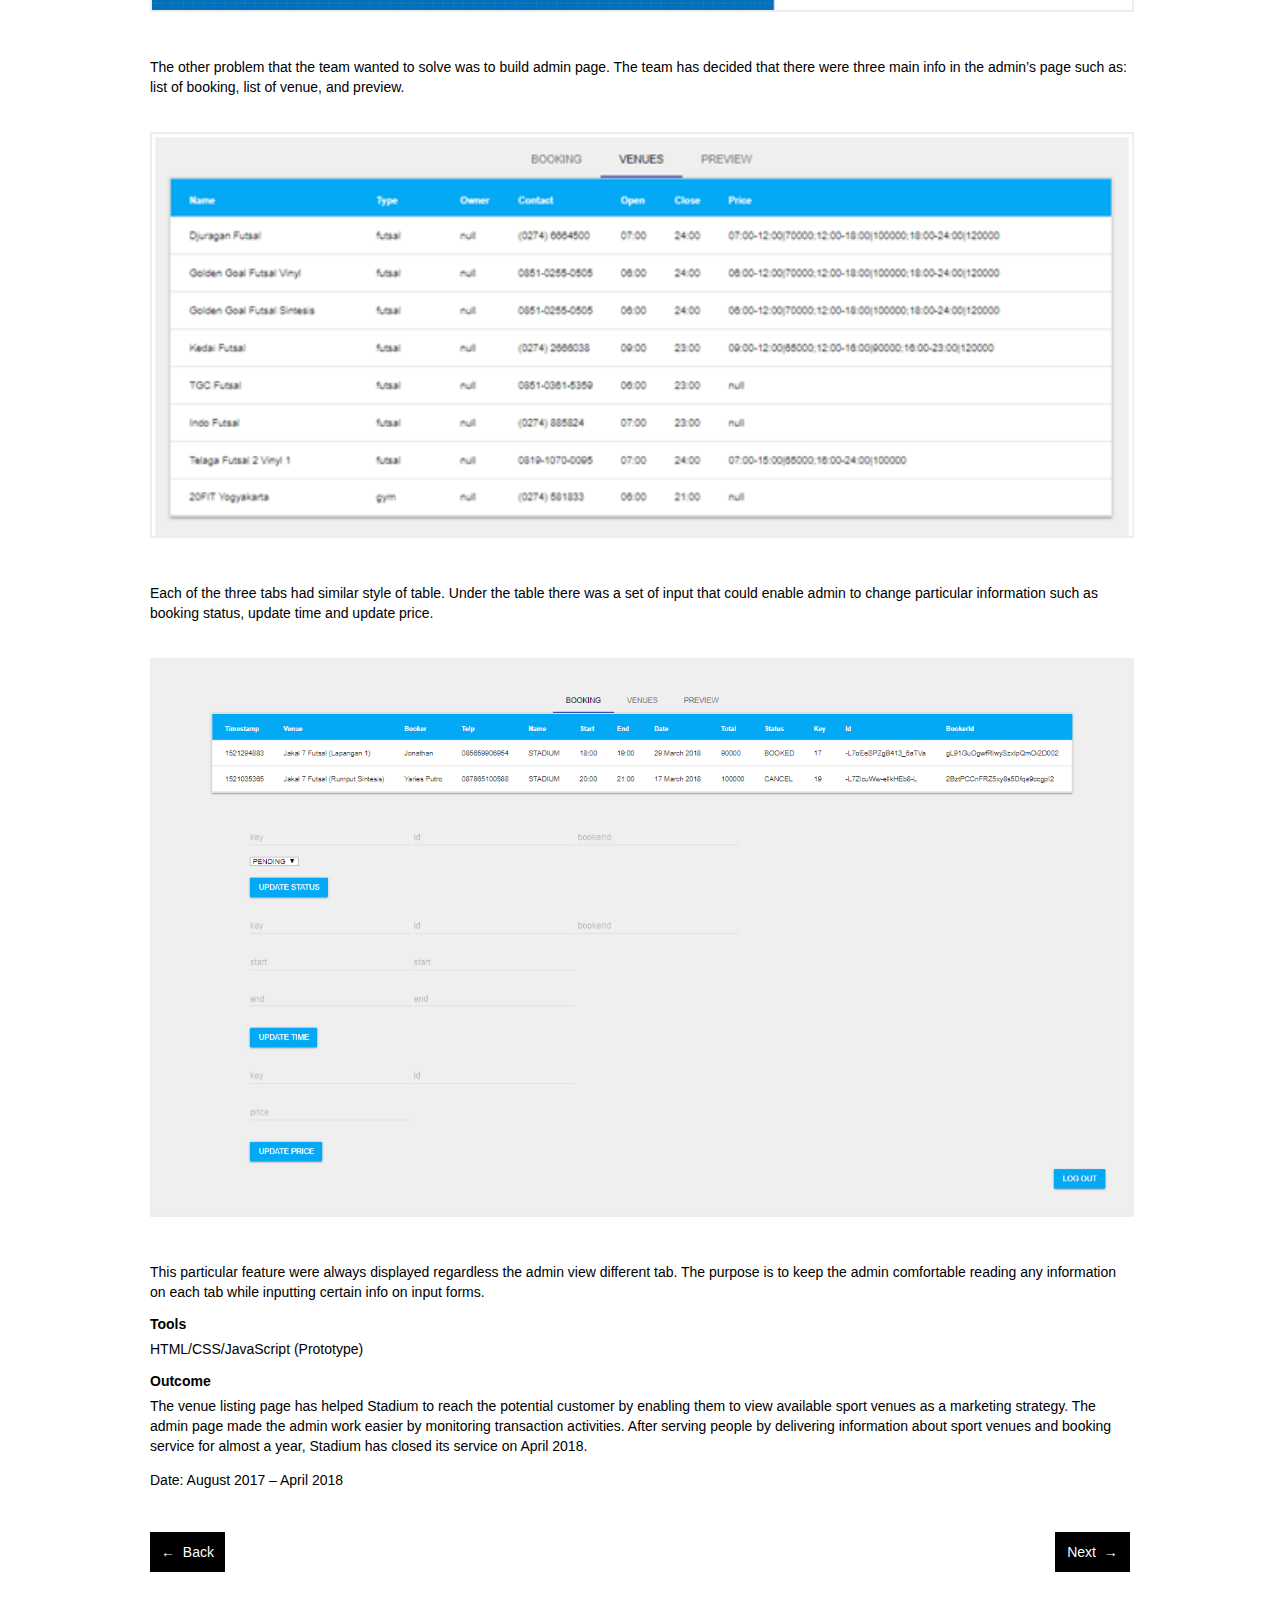
<file: pages/stadium.html>
<!DOCTYPE html>
<html>
<head>
	<title>Ibrahim</title>
	<meta name="viewport" content="width=device-width, initial-scale=1.0">
	<meta name="viewport" content="width=device-width, initial-scale=1.0">
	<link rel="apple-touch-icon" sizes="180x180" href="favicon/apple-touch-icon.png">
	<link rel="icon" type="image/png" sizes="32x32" href="../favicon/favicon-32x32.png">
	<link rel="icon" type="image/png" sizes="16x16" href="../favicon/favicon-16x16.png">
	<link rel="manifest" href="../favicon/site.webmanifest">
	<link rel="mask-icon" href="../favicon/safari-pinned-tab.svg" color="#5bbad5">
	<meta name="msapplication-TileColor" content="#da532c">
	<meta name="theme-color" content="#ffffff">
	<link rel="stylesheet" type="text/css" href="../style/blog.css">
</head>
<body>
	<div id="root">
		<div id="container">
			<div class="homeButton">
				<a href="../index.html">
					<div>&#8592;</div>
				</a>
			</div>
			<p id="titleBlog">Client: Stadium</p>
			<p id="titleBlogChild"></p>
			<p class="heading">Problem</p>
			<p class="subtext">Stadium is a marketplace for futsal venues based in Yogyakarta. College students were the main target for them. Therefore, Stadium had a marketing strategy to spread the broadcasted message through social media by linking its official website. In the website, there was a list of sport venues available to be booked. The problem was that, Stadium wanted to make the page to be mobile-friendly although displaying multiple venues which resulting in taking more space. The second problem is that Stadium also wanted to develop an admin page that could monitor status of each booked venues. <br><br>The goal was to build a mobile responsive page that could display multiple sports venues without taking too much space and build an admin page to monitor the activity of the transaction.</p>
			<p class="heading">Role</p>
			<p class="subtext">Wireframes and Prototype</p>
			<p class="heading">Process</p>
			<p class="subtext">Sketches - During the discussion with the Stadium team member, it was decided that the venue listing page would be cards-alike element. The inspiration was taken from Pinterest and Behance which could display multiple objects in either desktop or mobile screen.</p>
			<div class="imageText">
				<img src="../img/content/stadium/stadium_ex2.jpg">
			</div>
			<p class="subtext">The main point of this cards element was to make the main image looked bigger so that it could attract user. There were additional information in each card such as the name of the venue, description and open hour.</p>
			<div class="imageText">
				<img src="../img/content/stadium/futsal_venues.png">
			</div>
			<p class="subtext">Initially, the cards were designed to be as wide as 100% of the page as an experiment. However this would take a lot of space and user needed to scroll deep down. The team believed that there was a high chance that only few venues on top of the page would likely be seen while the bottom cards would be ignored. Therefore, the model with three vertical and parallel cards was chosen.</p>
			<div class="imageText">
				<img src="../img/content/stadium/mobile.jpg">
			</div>
			<p class="subtext">The other problem that the team wanted to solve was to build admin page. The team has decided that there were three main info in the admin’s page such as: list of booking, list of venue, and preview.</p>
			<div class="imageText">
				<img src="../img/content/stadium/venues_dashboard.png">
			</div>
			<p class="subtext">Each of the three tabs had similar style of table. Under the table there was a set of input that could enable admin to change particular information such as booking status, update time and update price.</p>
			<div class="imageText">
				<img src="../img/content/stadium/dashboard_form.png">
			</div>
			<p class="subtext">This particular feature were always displayed regardless the admin view different tab. The purpose is to keep the admin comfortable reading any information on each tab while inputting certain info on input forms.</p>
			<p class="heading">Tools</p>
			<p class="subtext">HTML/CSS/JavaScript (Prototype)</p>
			<p class="heading">Outcome</p>
			<p class="subtext">The venue listing page has helped Stadium to reach the potential customer by enabling them to view available sport venues as a marketing strategy. The admin page made the admin work easier by monitoring transaction activities. After serving people by delivering information about sport venues and booking service for almost a year, Stadium has closed its service on April 2018.</p>
			<p class="subtext">Date: August 2017 – April 2018</p>
			<div class="nextButton">
				<a href="../pages/sport.html">
					<div>
						<p>&#8592;&nbsp; Back</p>
					</div>
				</a>
				<a href="../pages/kmhe.html">
					<div>
						<p>Next &nbsp;&#8594;</p>
					</div>
				</a>
			</div>
		</div>
	</div>
</body>
</html>
</file>
<file: style/style.css>
*{
	margin: 0;
	padding: 0;
}

html{
	font-size: 14px;
	font-family: 'Poppins', sans-serif;
}

#root{
	display: flex;
	justify-content: center;
}

#container{
	/*background: pink;*/
	width: 100%;
	max-width: 1360px;
	padding: 0 150px;
}

/*--------------------------------------*/

#header{
	background: white;
	height: calc(100vh - 50px);
	display: flex;
	align-items: center;
}

#header p:first-child{
	width: 75%;
	font-size: 24px;
	margin-bottom: 2rem;
}

#header p a{
	text-decoration: none;
	margin-right: 1rem;
}

#header p a, #header span{
	color: #2C5FF2;
}

/*--------------------------------------*/

#main{
	/*background: lightBlue;*/
}

#main p#mainText{
	color: #2C5FF2;
	text-align: center;
	margin-bottom: 3rem;
}

#main div#mainGallery div.rows{
	display: flex;
	justify-content: space-between;
	margin-bottom: 4rem;
}

#main div#mainGallery div.rows div.cells{
	width: calc(50% - 20px);
}

#main div#mainGallery div.rows div.cells div{
	background-size: cover;
	background-repeat:no-repeat;
	overflow: hidden;	
	padding-top: 100%;
	position: relative;
	margin-bottom: 1rem;
}

#main div#mainGallery div.rows div.cells img{
	position: absolute;
	width: 100%;
	top: 0;
	right: 0;
	bottom: 0;
	left: 0;
	-webkit-transition: transform 0.3s ease-out;
	transition: transform 0.3s ease-out;
}

#main div#mainGallery div.rows div.cells img:hover{
	transform: scale(1.05);
}

#main p#mainTextAddition{
	color: #2C5FF2;
	text-align: center;
	margin: 6rem 0 3rem;
}

#main div#mainGalleryAddition{
	margin-bottom: 6rem;
}

#main div#mainGalleryAddition div.rows{
	display: flex;
	justify-content: space-between;
	margin-bottom: 3rem;
}

#main div#mainGalleryAddition div.rows div.cells{
	width: calc(25% - 20px)
}

#main div#mainGalleryAddition div.rows div.cells img{
	width: 100%;
	margin-bottom: 1rem;
}

#main div#mainGalleryAddition div.rows div.cells img#bordered{
	border: 1px solid #EEEEEE;
}

/*--------------------------------------*/

#footer{
	background: #F6F6F6;
}

#footer p{
	text-align: center;
	padding: 3rem 0;
}

#footer p a{
	text-decoration: none;
	color: black;
}

/*--------------------------------------*/

@media only screen and (max-width: 768px) {
	#container{
		padding: 0 100px;
	}
} 

@media only screen and (max-width: 600px) {
	#container{
		padding: 0 2rem;
	}
	#header p:first-child{
		width: 100%;
	}
	#main div#mainGallery div.rows{
		flex-wrap: wrap;
		margin-bottom: 3rem;
	}
	#main div#mainGallery div.rows div.cells{
		width: 100%;
		min-width: 240px;
	}
	#main div#mainGallery div.rows div.cells:first-child{
		margin-bottom: 3rem;
	}
	#main div#mainGalleryAddition div.rows{
		flex-wrap: wrap;
	}
	#main div#mainGalleryAddition div.rows div.cells{
		width: calc(50% - 0.5rem);
		margin-bottom: 2rem;
	}
	#main div#mainGalleryAddition{
		margin-bottom: 4rem;
	}
	#footer p{
		padding: 2rem 0;
	}
}

@media only screen and (max-width: 320px) {
	#container{
		padding: 0 1rem;
	}
}
</file>
<file: style/blog.css>
*{
	margin: 0;
	padding: 0;
}

html{
	font-size: 14px;
	font-family: 'Poppins', sans-serif;
}

#root{
	display: flex;
	justify-content: center;
}

#container{
	/*background: pink;*/
	width: 100%;
	max-width: 1360px;
	padding: 50px 150px 0;
}

/*--------------------------------------*/

div.homeButton{
	/*background-color: yellow;*/
	margin-bottom: 5rem;
	display: flex;
	justify-content: flex-start;
}

div.homeButton div{
	background-color: black;
	width: 40px;
	height: 40px;
	position: relative;
	display: flex;
	justify-content: center;
	align-items: center;
}

div.homeButton div::before{
	content: '';
	display: block;
	height: 100%;
	position: absolute;
	width: 100%;
}

div.homeButton a{
	text-decoration: none;
	color: white;
	font-size: 1rem;
}

p#titleBlog{
	font-size: 2rem;
	margin-bottom: 0.5rem;
}

p#titleBlogChild{
	font-size: 1rem;
	margin-bottom: 3rem;
}

p#titleBlogChild a{
	text-decoration: none;
	color: #2C5FF2;
}

p#titleBlogChild a:hover{
	text-decoration: underline;
}

p#titleBlogChild a img{
	height: 1rem;
}

p.heading{
	font-size: 1rem;
	font-weight: 600;
	margin-bottom: 0.5rem;
}

p.subtext{
	font-size: 1rem;
	margin-bottom: 1rem;
	line-height: 20px;
}

div.imageText img{
	width: 100%;
	margin: 1.5rem 0 3rem;
	border: 2px solid #EEEEEE;
}

div.imageText img.smallImage{
	width: 50%;
	margin: 1.5rem 0 3rem;
	border: 2px solid #EEEEEE;
}

div#bodyWrapper{
	/*background: red;*/
	padding: 100px 200px 0;
}

div#mainBody{
	/*background: green;*/
	padding: 0 100px;
	max-width: 960px;
	margin: auto!important;
}

div.nextButton{
	/*background-color: yellow;*/
	margin-top: 3rem;
	margin-bottom: 3rem;
	display: flex;
	justify-content: space-between;
}

div.nextButton#backButton{
	justify-content: flex-start;
}

div.nextButton#bothButton{
	justify-content: space-between;
}

div.nextButton div{
	background-color: black;
	width: 75px;
	height: 40px;
	position: relative;
	display: flex;
	justify-content: center;
	align-items: center;
}

div.nextButton div::before{
	content: '';
	display: block;
	height: 100%;
	position: absolute;
	width: 100%;
}

div.nextButton a{
	text-decoration: none;
	color: white;
	font-size: 1rem;
}

/*--------------------------------------*/

@media only screen and (max-width: 768px) {
	#container{
		padding: 50px 100px 0;
	}
} 

@media only screen and (max-width: 600px) {
	#container{
		padding: 1rem 2rem;
	}
	div.homeButton{
		margin-bottom: 3rem;
	}
	p.subtext{
		margin-bottom: 2rem;
		line-height: 20px;
	}
}

@media only screen and (max-width: 320px) {
	#container{
		padding: 1rem 1rem;
	}
}
</file>
